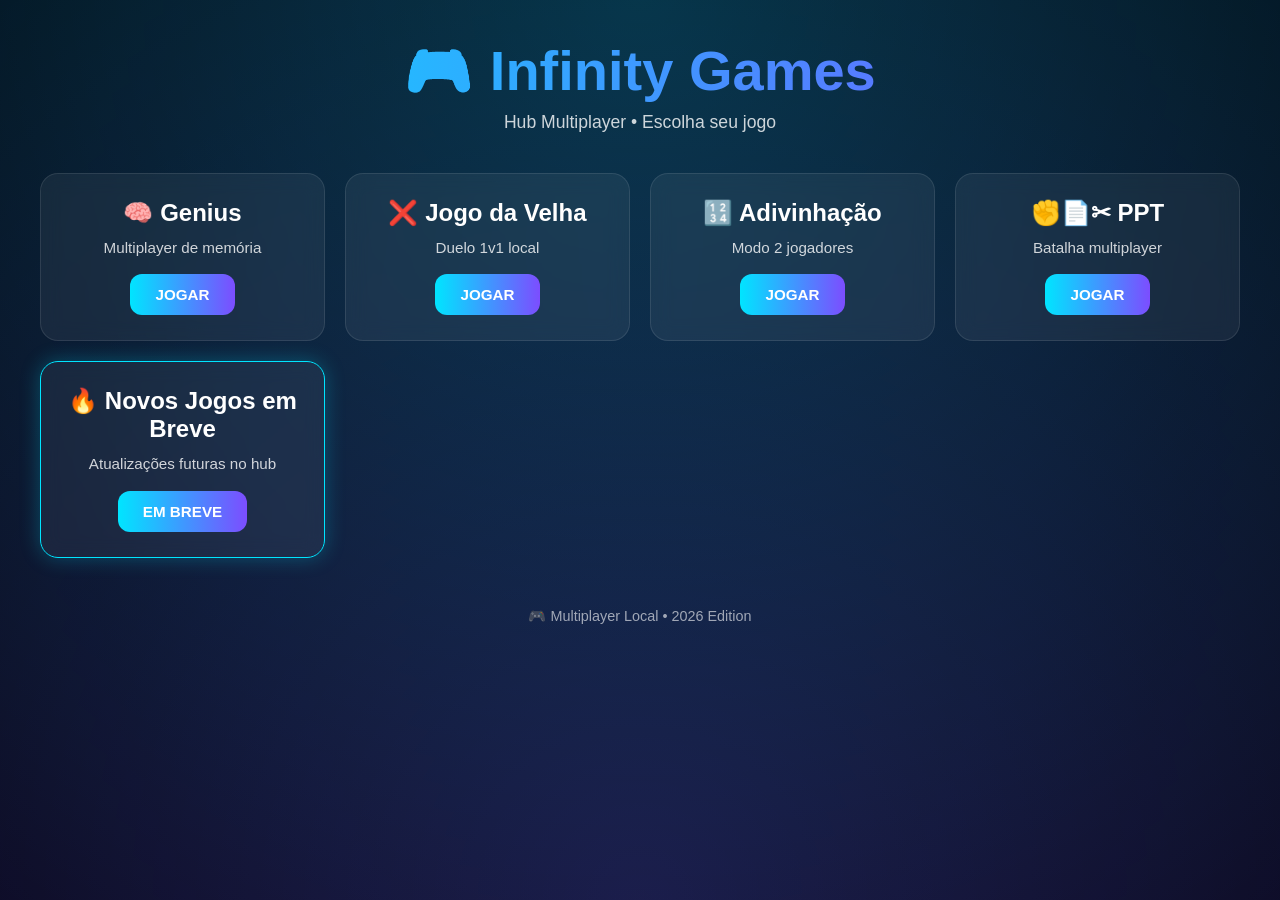
<file: index.html>
<!DOCTYPE html>
<html lang="pt-br">
<head>
<meta charset="UTF-8">
<meta name="viewport" content="width=device-width, initial-scale=1.0">

<title>Infinity Games Hub</title>

<link rel="stylesheet" href="style.css">
</head>

<body>

<div class="bg"></div>

<header>
<h1>🎮 Infinity Games</h1>
<p>Hub Multiplayer • Escolha seu jogo</p>
</header>

<main class="menu">

<div class="card">
<h2>🧠 Genius</h2>
<p>Multiplayer de memória</p>
<a href="/provadejogos/jogo das cores/index.html">JOGAR</a>
</div>

<div class="card">
<h2>❌ Jogo da Velha</h2>
<p>Duelo 1v1 local</p>
<a href="/provadejogos/jogo da velha/index.html">JOGAR</a>
</div>

<div class="card">
<h2>🔢 Adivinhação</h2>
<p>Modo 2 jogadores</p>
<a href="/provadejogos/adivinhaçao/index.html">JOGAR</a>
</div>

<div class="card">
<h2>✊📄✂ PPT</h2>
<p>Batalha multiplayer</p>
<a href="/provadejogos/papeltesoura/index.html">JOGAR</a>
</div>

<div class="card destaque">
<h2>🔥 Novos Jogos em Breve</h2>
<p>Atualizações futuras no hub</p>
<a href="#">EM BREVE</a>
</div>

</main>

<footer>
<p>🎮 Multiplayer Local • 2026 Edition</p>
</footer>

<script src="script.js"></script>

</body>
</html>
</file>
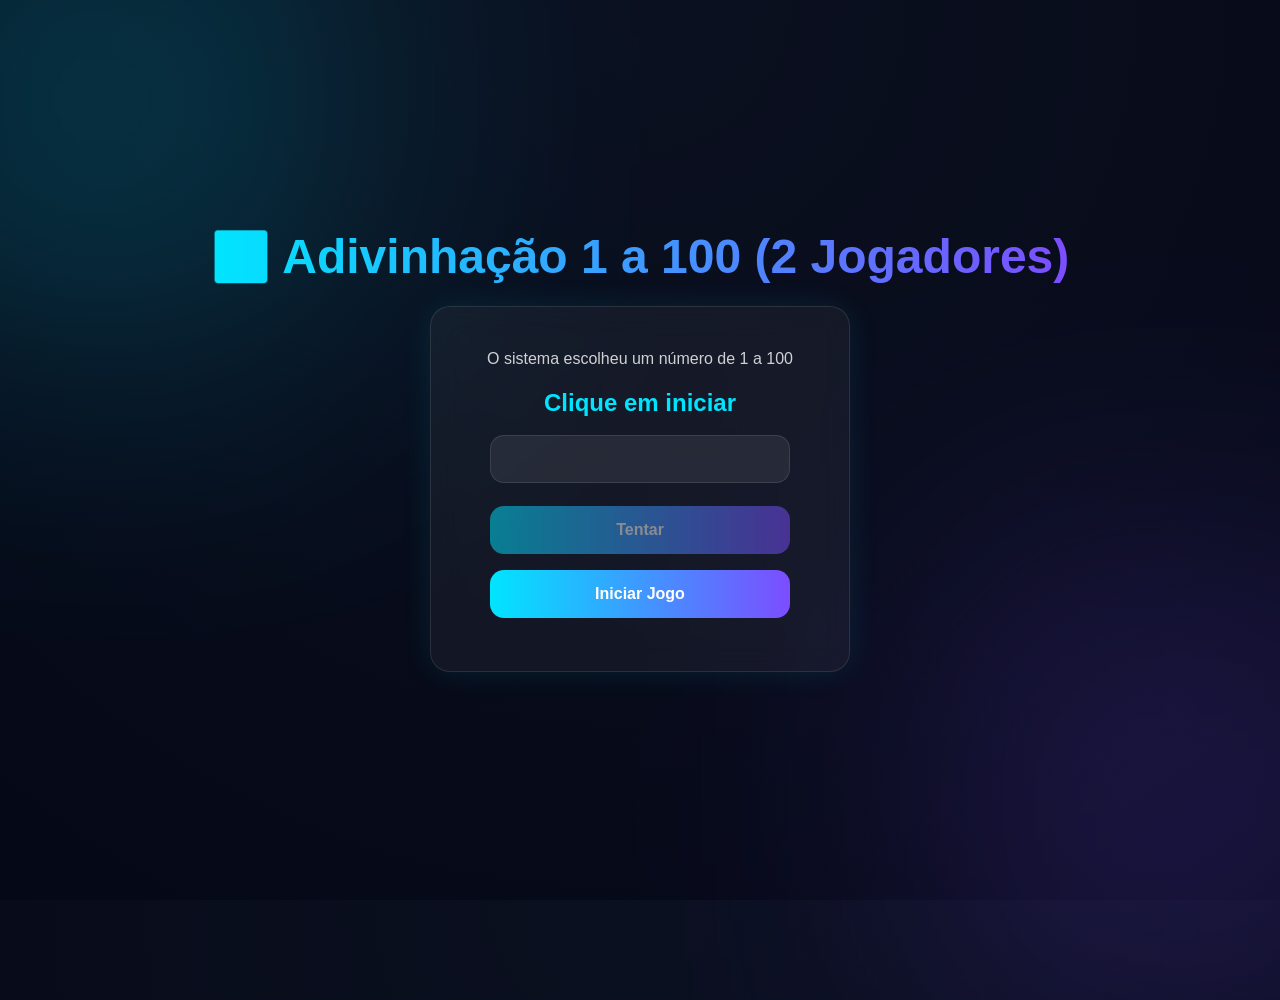
<file: adivinhaçao/index.html>
<!DOCTYPE html>
<html lang="pt-br">
<head>
<meta charset="UTF-8">
<title>Adivinhação 1 a 100</title>
<link rel="stylesheet" href="style.css">
</head>

<body>

<h1>🔢 Adivinhação 1 a 100 (2 Jogadores)</h1>

<div class="card">

<p>O sistema escolheu um número de 1 a 100</p>

<h2 id="turno">Clique em iniciar</h2>

<input id="chute" type="number" min="1" max="100" disabled>

<button onclick="tentar()" disabled id="btn">Tentar</button>

<button onclick="iniciar()">Iniciar Jogo</button>

<h2 id="msg"></h2>

</div>

<script src="script.js"></script>
</body>
</html>
</file>
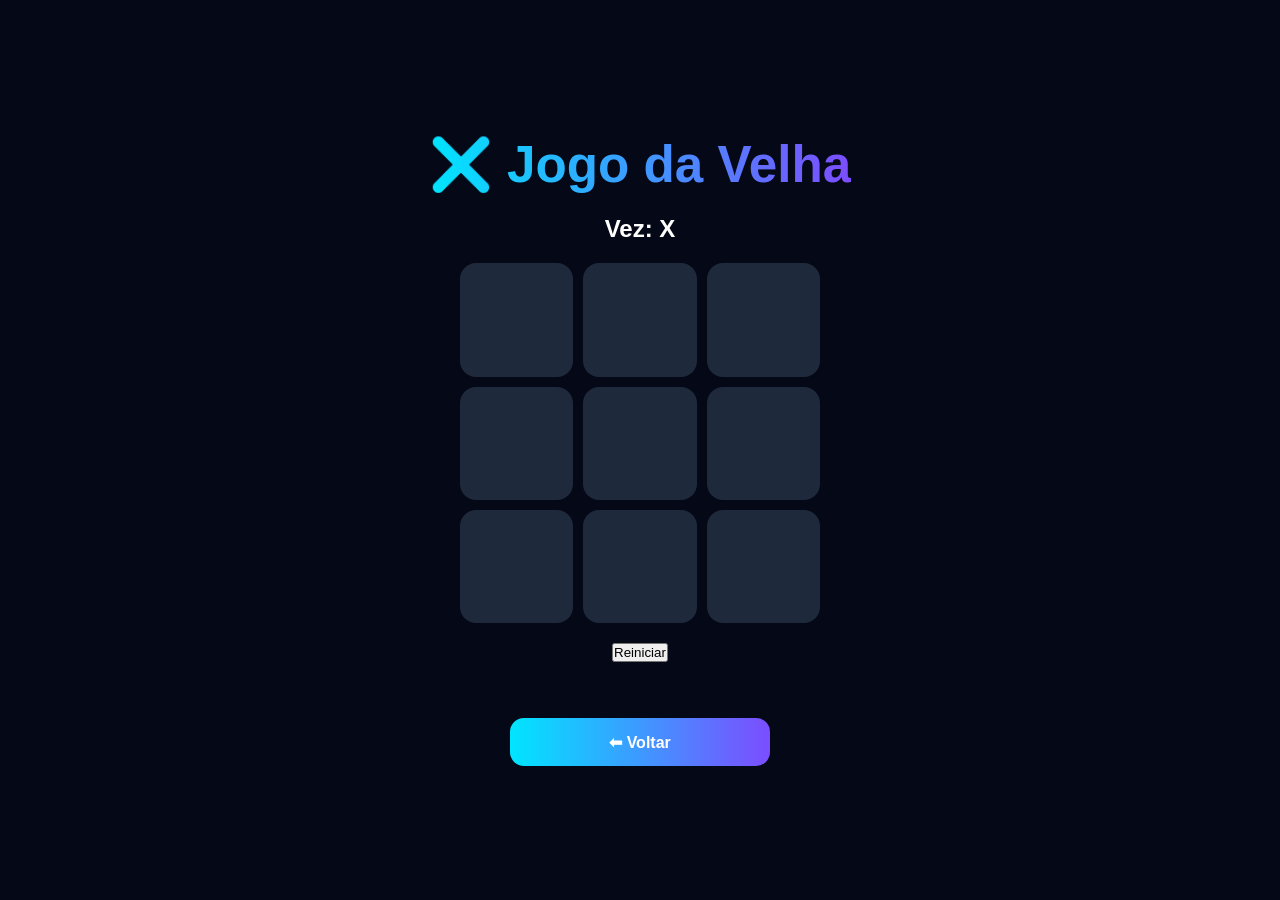
<file: jogo da velha/index.html>
<!DOCTYPE html>
<html lang="pt-br">
<head>
<meta charset="UTF-8">
<title>Jogo da Velha</title>
<link rel="stylesheet" href="style.css">
</head>

<body>

<h1>❌ Jogo da Velha</h1>

<h2 id="turno"></h2>

<div id="board"></div>

<button onclick="reset()">Reiniciar</button>

<br><br>
<a class="voltar" href="/provadejogos/index1.html">⬅ Voltar</a>

<script src="script.js"></script>
</body>
</html>
</file>
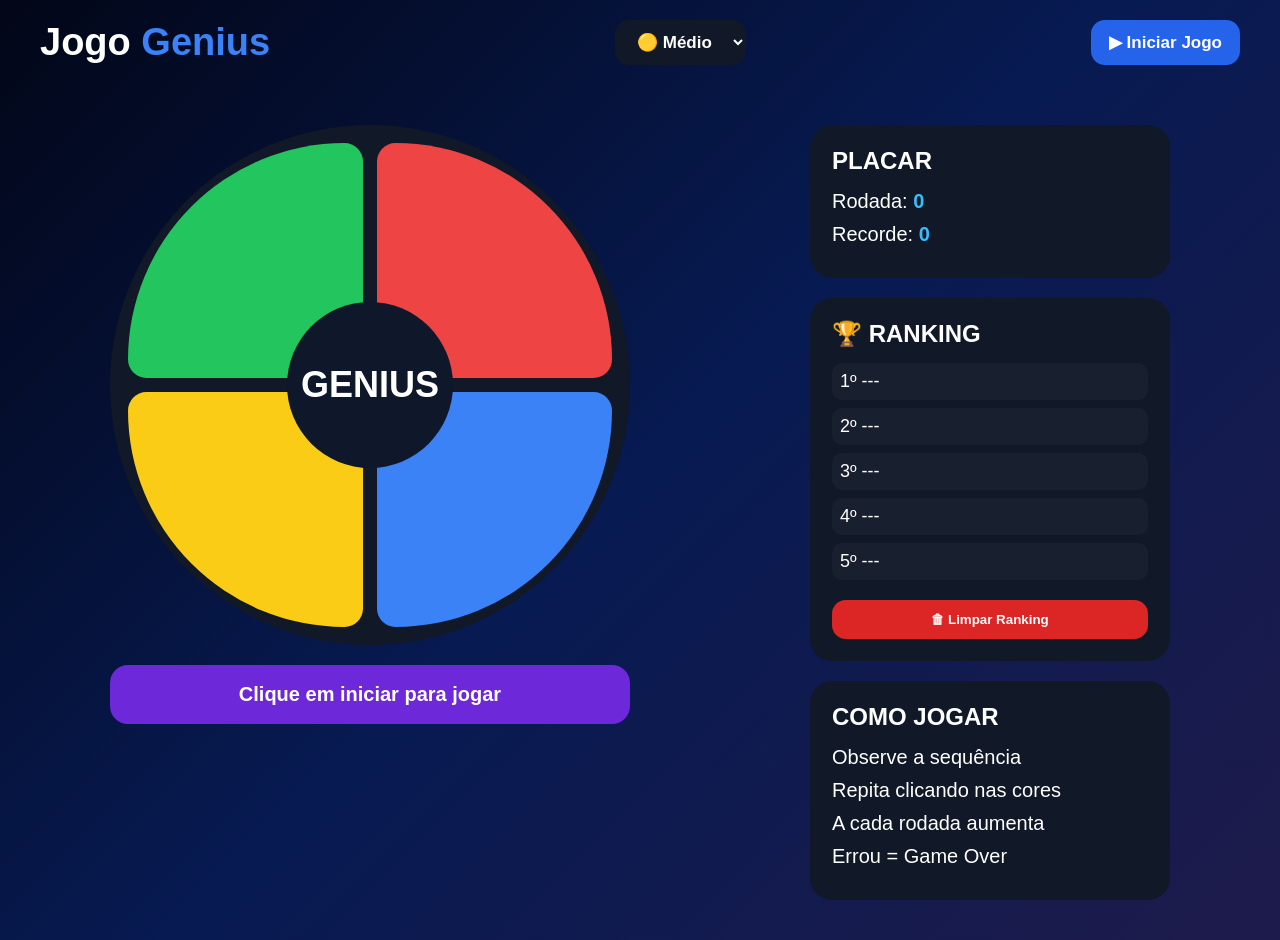
<file: jogo das cores/index.html>
<!DOCTYPE html>
<html lang="pt-br">
<head>
<meta charset="UTF-8">
<meta name="viewport" content="width=device-width, initial-scale=1.0">
<title>Jogo Genius</title>
<link rel="stylesheet" href="style.css">
</head>
<body>

<header class="topo">

<h1>Jogo <span>Genius</span></h1>

<select id="modo">
<option value="facil">🟢 Fácil</option>
<option value="medio" selected>🟡 Médio</option>
<option value="dificil">🔴 Difícil</option>
</select>

<button id="start">▶ Iniciar Jogo</button>

</header>

<main class="container">

<section class="left">

<div class="board">

<div class="btn green"></div>
<div class="btn red"></div>
<div class="btn yellow"></div>
<div class="btn blue"></div>

<div class="center">GENIUS</div>

</div>

<div class="info" id="msg">
Clique em iniciar para jogar
</div>

</section>

<section class="right">

<div class="card">
<h2>PLACAR</h2>
<p>Rodada: <span id="round">0</span></p>
<p>Recorde: <span id="best">0</span></p>
</div>

<div class="card">
<h2>🏆 RANKING</h2>

<div id="ranking">
<p>1º ---</p>
<p>2º ---</p>
<p>3º ---</p>
<p>4º ---</p>
<p>5º ---</p>
</div>

<button id="resetRank" class="btn-rank">
🗑 Limpar Ranking
</button>

</div>

<div class="card">
<h2>COMO JOGAR</h2>
<p>Observe a sequência</p>
<p>Repita clicando nas cores</p>
<p>A cada rodada aumenta</p>
<p>Errou = Game Over</p>
</div>

</section>

</main>

<script src="script.js"></script>
</body>
</html>
</file>
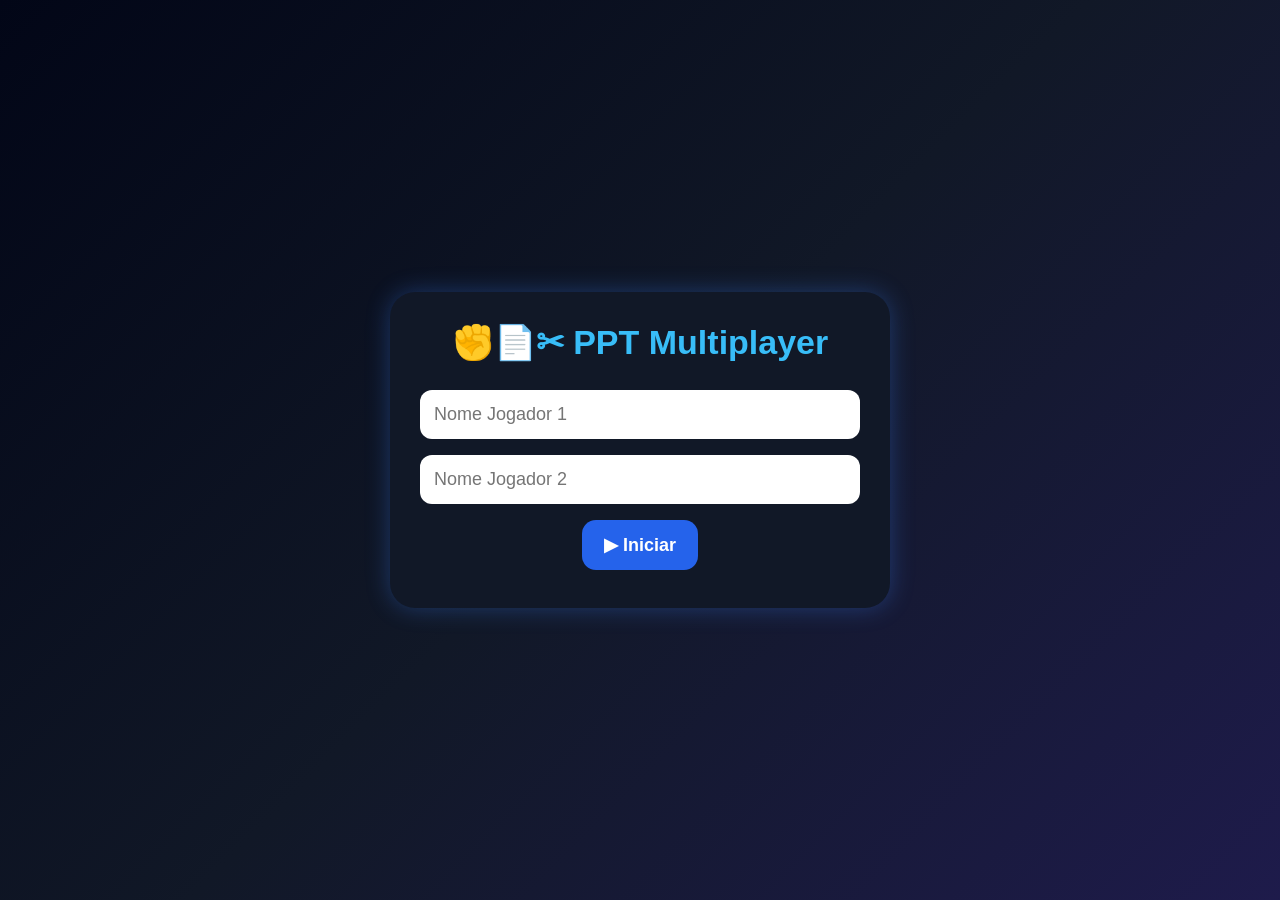
<file: papeltesoura/index.html>
<!DOCTYPE html>
<html lang="pt-br">
<head>
<meta charset="UTF-8">
<meta name="viewport" content="width=device-width, initial-scale=1.0">
<title>Pedra Papel Tesoura Multiplayer</title>
<link rel="stylesheet" href="style.css">
</head>
<body>

<div class="game">

<h1>✊📄✂ PPT Multiplayer</h1>

<div id="inicio">

<input type="text" id="j1" placeholder="Nome Jogador 1">
<input type="text" id="j2" placeholder="Nome Jogador 2">

<button onclick="iniciar()">▶ Iniciar</button>

</div>

<div id="jogo" class="hidden">

<h2 id="vez">Vez do Jogador</h2>

<div class="escolhas">
<button onclick="escolher('pedra')">✊ Pedra</button>
<button onclick="escolher('papel')">📄 Papel</button>
<button onclick="escolher('tesoura')">✂️ Tesoura</button>
</div>

<div id="msg"></div>

</div>

</div>

<script src="scrip.js"></script>
</body>
</html>
</file>
<file: style.css>
*{
    margin:0;
    padding:0;
    box-sizing:border-box;
    font-family:Poppins,sans-serif;
    -webkit-tap-highlight-color:transparent;
    }
    
    html,body{
    user-select:none;
    -webkit-user-select:none;
    -webkit-touch-callout:none;
    touch-action:manipulation;
    }
    
    body{
    background:#050816;
    color:white;
    min-height:100vh;
    padding:40px;
    overflow-x:hidden;
    }
    
    .bg{
    position:fixed;
    top:0;
    left:0;
    width:100%;
    height:100%;
    background:
    radial-gradient(circle at top,#00e5ff33,transparent),
    radial-gradient(circle at bottom,#7c4dff33,transparent);
    z-index:-1;
    }
    
    header{
    text-align:center;
    margin-bottom:40px;
    }
    
    header h1{
    font-size:3.5rem;
    background:linear-gradient(90deg,#00e5ff,#7c4dff);
    background-clip:text;
    -webkit-background-clip:text;
    -webkit-text-fill-color:transparent;
    }
    
    header p{
    margin-top:10px;
    opacity:.8;
    font-size:1.1rem;
    }
    
    .menu{
    display:grid;
    grid-template-columns:repeat(auto-fit,minmax(250px,1fr));
    gap:20px;
    }
    
    .card{
    background:rgba(255,255,255,0.06);
    backdrop-filter:blur(10px);
    border:1px solid rgba(255,255,255,0.1);
    padding:25px;
    border-radius:18px;
    text-align:center;
    transition:0.3s;
    }
    
    .card:hover{
    transform:translateY(-10px);
    box-shadow:0 0 25px #00e5ff55;
    }
    
    .card h2{
    margin-bottom:10px;
    }
    
    .card p{
    opacity:.8;
    }
    
    .card a{
    display:inline-block;
    margin-top:15px;
    padding:12px 25px;
    border-radius:12px;
    background:linear-gradient(90deg,#00e5ff,#7c4dff);
    color:white;
    text-decoration:none;
    font-weight:bold;
    transition:.3s;
    }
    
    .card a:hover{
    transform:scale(1.05);
    }
    
    .destaque{
    border:1px solid #00e5ff;
    box-shadow:0 0 20px #00e5ff44;
    }
    
    footer{
    text-align:center;
    margin-top:50px;
    opacity:0.6;
    }
    
    @media(max-width:700px){
    
    body{
    padding:20px;
    }
    
    header h1{
    font-size:2.3rem;
    }
    
    .menu{
    grid-template-columns:1fr;
    }
    
    }*{
        margin:0;
        padding:0;
        box-sizing:border-box;
        font-family:Poppins,sans-serif;
        -webkit-tap-highlight-color:transparent;
    }
    
    html,body{
        width:100%;
        overflow-x:hidden;
        user-select:none;
        -webkit-user-select:none;
        -webkit-touch-callout:none;
        touch-action:manipulation;
    }
    
    body{
        background:#050816;
        color:white;
        min-height:100vh;
        padding:40px;
        overflow-x:hidden;
    }
    
    .bg{
        position:fixed;
        inset:0;
        width:100%;
        height:100%;
        background:
        radial-gradient(circle at top,#00e5ff33,transparent),
        radial-gradient(circle at bottom,#7c4dff33,transparent);
        z-index:-1;
    }
    
    header{
        text-align:center;
        margin-bottom:40px;
    }
    
    header h1{
        font-size:clamp(2rem,6vw,3.5rem);
        line-height:1.1;
        background:linear-gradient(90deg,#00e5ff,#7c4dff);
        background-clip:text;
        -webkit-background-clip:text;
        -webkit-text-fill-color:transparent;
        word-break:break-word;
    }
    
    header p{
        margin-top:10px;
        opacity:.8;
        font-size:clamp(.95rem,2.5vw,1.1rem);
        padding:0 10px;
    }
    
    .menu{
        display:grid;
        grid-template-columns:repeat(auto-fit,minmax(250px,1fr));
        gap:20px;
        width:100%;
    }
    
    .card{
        width:100%;
        background:rgba(255,255,255,0.06);
        backdrop-filter:blur(10px);
        border:1px solid rgba(255,255,255,0.1);
        padding:25px;
        border-radius:18px;
        text-align:center;
        transition:.3s;
    }
    
    .card:hover{
        transform:translateY(-10px);
        box-shadow:0 0 25px #00e5ff55;
    }
    
    .card h2{
        margin-bottom:10px;
        font-size:clamp(1.2rem,3vw,1.5rem);
    }
    
    .card p{
        opacity:.8;
        line-height:1.5;
        font-size:.95rem;
    }
    
    .card a{
        display:inline-block;
        margin-top:15px;
        padding:12px 25px;
        border-radius:12px;
        background:linear-gradient(90deg,#00e5ff,#7c4dff);
        color:white;
        text-decoration:none;
        font-weight:bold;
        transition:.3s;
        font-size:.95rem;
    }
    
    .card a:hover{
        transform:scale(1.05);
    }
    
    .destaque{
        border:1px solid #00e5ff;
        box-shadow:0 0 20px #00e5ff44;
    }
    
    footer{
        text-align:center;
        margin-top:50px;
        opacity:0.6;
        font-size:.9rem;
    }
    
    /* TABLETS */
    @media(max-width:900px){
    
        body{
            padding:25px;
        }
    
        .menu{
            grid-template-columns:repeat(auto-fit,minmax(220px,1fr));
        }
    
    }
    
    /* CELULARES */
    @media(max-width:700px){
    
        body{
            padding:18px;
        }
    
        header{
            margin-bottom:30px;
        }
    
        .menu{
            grid-template-columns:1fr;
            gap:16px;
        }
    
        .card{
            padding:20px;
            border-radius:16px;
        }
    
        .card a{
            width:100%;
            padding:14px;
        }
    
    }
    
    /* CELULARES PEQUENOS */
    @media(max-width:400px){
    
        body{
            padding:14px;
        }
    
        header h1{
            font-size:1.8rem;
        }
    
        header p{
            font-size:.9rem;
        }
    
        .card{
            padding:18px;
        }
    
        .card h2{
            font-size:1.1rem;
        }
    
        .card p{
            font-size:.88rem;
        }
    
    }
</file>
<file: adivinhaçao/style.css>
/* =========================
   RESET
========================= */
*{
    margin:0;
    padding:0;
    box-sizing:border-box;
    font-family:'Poppins',sans-serif;
    -webkit-tap-highlight-color:transparent;
}

/* =========================
   BODY
========================= */
body{
    min-height:100vh;

    display:flex;
    flex-direction:column;
    align-items:center;
    justify-content:center;

    background:radial-gradient(circle at top,#0b1020,#050816);

    color:white;

    padding:clamp(12px,3vw,30px);

    overflow-x:hidden;

    position:relative;
}

/* =========================
   LUZES FUNDO
========================= */
body::before{
    content:"";

    position:absolute;

    width:400px;
    height:400px;

    background:#00e5ff;

    filter:blur(150px);

    top:-100px;
    left:-100px;

    opacity:0.3;

    z-index:0;
}

body::after{
    content:"";

    position:absolute;

    width:400px;
    height:400px;

    background:#7c4dff;

    filter:blur(150px);

    bottom:-100px;
    right:-100px;

    opacity:0.3;

    z-index:0;
}

/* =========================
   TÍTULO
========================= */
h1{
    font-size:clamp(1.7rem,6vw,3rem);

    margin-bottom:20px;

    background:linear-gradient(90deg,#00e5ff,#7c4dff);

    background-clip:text;
    -webkit-background-clip:text;
    -webkit-text-fill-color:transparent;

    text-align:center;

    line-height:1.2;

    z-index:1;

    word-break:break-word;
}

/* =========================
   CARD
========================= */
.card{
    width:100%;
    max-width:420px;

    background:rgba(255,255,255,0.05);

    padding:clamp(18px,4vw,30px);

    border-radius:20px;

    backdrop-filter:blur(15px);

    border:1px solid rgba(255,255,255,0.1);

    box-shadow:0 0 30px rgba(0,229,255,0.1);

    text-align:center;

    z-index:1;
}

/* =========================
   TEXTOS
========================= */
p{
    margin:10px 0;

    opacity:0.8;

    font-size:clamp(.85rem,2.5vw,1rem);

    line-height:1.5;
}

/* =========================
   MENSAGENS
========================= */
h2{
    margin-top:15px;

    font-size:clamp(1rem,4vw,1.5rem);

    color:#00e5ff;

    text-align:center;

    line-height:1.4;
}

/* =========================
   INPUT
========================= */
input{
    width:min(90vw,300px);

    padding:14px;

    margin:15px 0;

    border:none;

    border-radius:14px;

    background:rgba(255,255,255,0.08);

    color:white;

    outline:none;

    border:1px solid rgba(255,255,255,0.1);

    transition:.3s;

    font-size:clamp(.9rem,2.5vw,1rem);

    text-align:center;
}

input:focus{
    border:1px solid #00e5ff;
    box-shadow:0 0 10px #00e5ff;
}

/* REMOVE SETAS */
input::-webkit-outer-spin-button,
input::-webkit-inner-spin-button{
    -webkit-appearance:none;
    margin:0;
}

/* =========================
   BOTÕES
========================= */
button{
    width:min(90vw,300px);

    min-height:48px;

    padding:12px 22px;

    margin:8px 0;

    border:none;

    border-radius:14px;

    background:linear-gradient(90deg,#00e5ff,#7c4dff);

    color:white;

    font-size:clamp(.85rem,2.8vw,1rem);

    font-weight:bold;

    cursor:pointer;

    transition:.3s;
}

button:hover{
    transform:scale(1.04);
    box-shadow:0 0 15px #00e5ff;
}

button:active{
    transform:scale(.96);
}

button:disabled{
    opacity:.5;
    cursor:not-allowed;
}

/* =========================
   TABLETS
========================= */
@media(max-width:768px){

    body{
        justify-content:flex-start;
        padding-top:40px;
    }

    .card{
        border-radius:18px;
    }

}

/* =========================
   CELULARES
========================= */
@media(max-width:500px){

    body{
        padding:15px;
    }

    h1{
        font-size:2rem;
    }

    .card{
        border-radius:16px;
    }

}

/* =========================
   CELULARES PEQUENOS
========================= */
@media(max-width:350px){

    body{
        padding:12px;
    }

    h1{
        font-size:1.5rem;
    }

    p{
        font-size:.82rem;
    }

    h2{
        font-size:1rem;
    }

    button,
    input{
        font-size:.82rem;
        padding:10px 14px;
    }

}

/* =========================
   TELAS GRANDES / TV
========================= */
@media(min-width:1400px){

    .card{
        max-width:500px;
    }

}

@media(min-width:1920px){

    body{
        zoom:1.1;
    }

}
</file>
<file: jogo da velha/style.css>
/* =========================
   RESET
========================= */
*{
    margin:0;
    padding:0;
    box-sizing:border-box;
    font-family:Poppins,sans-serif;
    -webkit-tap-highlight-color:transparent;
}

/* =========================
   BODY
========================= */
body{
    background:#050816;
    color:white;
    text-align:center;

    min-height:100vh;

    display:flex;
    flex-direction:column;
    align-items:center;
    justify-content:center;

    padding:clamp(12px,3vw,30px);

    overflow-x:hidden;
}

/* =========================
   TÍTULO
========================= */
h1{
    font-size:clamp(1.6rem,6vw,3.2rem);

    margin-bottom:20px;

    line-height:1.2;

    background:linear-gradient(90deg,#00e5ff,#7c4dff);

    background-clip:text;
    -webkit-background-clip:text;
    -webkit-text-fill-color:transparent;

    word-break:break-word;
}

/* =========================
   TEXTO
========================= */
p{
    font-size:clamp(.85rem,2.5vw,1rem);

    opacity:.8;

    margin-top:10px;

    line-height:1.5;
}

/* =========================
   TABULEIRO
========================= */
#board{
    display:grid;

    grid-template-columns:repeat(3,minmax(70px,1fr));

    gap:clamp(4px,1.5vw,10px);

    justify-content:center;

    margin:20px auto;

    width:min(95vw,360px);
}

/* =========================
   CÉLULAS
========================= */
.cell{
    width:100%;

    aspect-ratio:1/1;

    background:#1e293b;

    display:flex;
    align-items:center;
    justify-content:center;

    font-size:clamp(1.8rem,8vw,3rem);

    cursor:pointer;

    transition:.25s;

    border-radius:clamp(8px,2vw,16px);

    user-select:none;
}

.cell:hover{
    background:#334155;
    transform:scale(1.03);
    box-shadow:0 0 15px #00e5ff55;
}

.cell:active{
    transform:scale(.96);
}

/* =========================
   BOTÃO VOLTAR
========================= */
.voltar{
    display:inline-flex;

    align-items:center;
    justify-content:center;

    margin-top:20px;

    min-height:48px;

    padding:12px 22px;

    width:min(90vw,260px);

    color:white;

    text-decoration:none;

    border-radius:14px;

    background:linear-gradient(90deg,#00e5ff,#7c4dff);

    transition:.3s;

    font-size:clamp(.85rem,2.8vw,1rem);

    font-weight:bold;
}

.voltar:hover{
    transform:scale(1.04);
    box-shadow:0 0 15px #00e5ff;
}

/* =========================
   TABLETS
========================= */
@media(max-width:768px){

    body{
        justify-content:flex-start;
        padding-top:40px;
    }

}

/* =========================
   CELULARES
========================= */
@media(max-width:500px){

    #board{
        width:min(95vw,300px);
    }

    .cell{
        border-radius:10px;
    }

}

/* =========================
   CELULARES PEQUENOS
========================= */
@media(max-width:350px){

    h1{
        font-size:1.5rem;
    }

    #board{
        width:95vw;
        gap:4px;
    }

    .cell{
        font-size:1.6rem;
    }

    .voltar{
        font-size:.82rem;
        padding:10px 16px;
    }

}

/* =========================
   TELAS GRANDES / TV
========================= */
@media(min-width:1400px){

    #board{
        width:400px;
    }

    .cell{
        font-size:3.5rem;
    }

}

@media(min-width:1920px){

    body{
        zoom:1.1;
    }

}
</file>
<file: jogo das cores/style.css>
*{
    margin:0;
    padding:0;
    box-sizing:border-box;
    -webkit-tap-highlight-color:transparent;
    }
    
    html,body{
    user-select:none;
    -webkit-user-select:none;
    -webkit-touch-callout:none;
    touch-action:manipulation;
    }
    
    body{
    font-family:Arial, Helvetica, sans-serif;
    background:linear-gradient(135deg,#020617,#071a52,#1e1b4b);
    color:white;
    min-height:100vh;
    overflow-x:hidden;
    }
    
    .topo{
    display:flex;
    justify-content:space-between;
    align-items:center;
    padding:20px 40px;
    gap:15px;
    flex-wrap:wrap;
    }
    
    .topo h1{
    font-size:38px;
    font-weight:bold;
    }
    
    .topo h1 span{
    color:#3b82f6;
    }
    
    .topo button,
    #modo{
    padding:12px 18px;
    border:none;
    border-radius:14px;
    font-size:17px;
    font-weight:bold;
    outline:none;
    }
    
    .topo button{
    background:#2563eb;
    color:white;
    cursor:pointer;
    }
    
    #modo{
    background:#111827;
    color:white;
    cursor:pointer;
    }
    
    #modo:disabled{
    opacity:.6;
    cursor:not-allowed;
    }
    
    .container{
    display:flex;
    justify-content:space-around;
    align-items:flex-start;
    padding:40px;
    gap:40px;
    flex-wrap:wrap;
    }
    
    .board{
    width:520px;
    height:520px;
    background:#111827;
    border-radius:50%;
    padding:18px;
    display:grid;
    grid-template-columns:1fr 1fr;
    gap:14px;
    position:relative;
    }
    
    .btn{
    cursor:pointer;
    transition:.2s;
    }
    
    .btn:active{
    transform:scale(.96);
    }
    
    .btn.active{
    filter:brightness(1.7);
    box-shadow:0 0 25px white;
    }
    
    .green{background:#22c55e;border-radius:100% 20px 20px 20px;}
    .red{background:#ef4444;border-radius:20px 100% 20px 20px;}
    .yellow{background:#facc15;border-radius:20px 20px 20px 100%;}
    .blue{background:#3b82f6;border-radius:20px 20px 100% 20px;}
    
    .center{
    position:absolute;
    inset:34%;
    border-radius:50%;
    background:#0f172a;
    display:flex;
    justify-content:center;
    align-items:center;
    font-size:36px;
    font-weight:bold;
    }
    
    .right{
    width:360px;
    display:flex;
    flex-direction:column;
    gap:20px;
    }
    
    .card{
    background:#111827;
    padding:22px;
    border-radius:22px;
    }
    
    .card h2{
    margin-bottom:15px;
    }
    
    .card p{
    margin:10px 0;
    font-size:20px;
    }
    
    .card span{
    color:#38bdf8;
    font-weight:bold;
    }
    
    #ranking p{
    padding:8px;
    border-radius:10px;
    background:rgba(255,255,255,.03);
    margin:8px 0;
    font-size:18px;
    }
    
    .btn-rank{
    width:100%;
    margin-top:12px;
    padding:12px;
    border:none;
    border-radius:14px;
    background:#dc2626;
    color:white;
    font-weight:bold;
    cursor:pointer;
    }
    
    .info{
    margin-top:20px;
    padding:18px;
    border-radius:18px;
    background:#6d28d9;
    text-align:center;
    font-size:20px;
    font-weight:bold;
    }
    
    @media(max-width:700px){
    
    .topo{
    justify-content:center;
    text-align:center;
    }
    
    .board{
    width:320px;
    height:320px;
    }
    
    .center{
    font-size:22px;
    }
    
    .container{
    padding:20px;
    }
    
    }
</file>
<file: papeltesoura/style.css>
*{
    margin:0;
    padding:0;
    box-sizing:border-box;
    font-family:Arial,Helvetica,sans-serif;
    -webkit-tap-highlight-color:transparent;
    }
    
    body{
    background:linear-gradient(135deg,#020617,#111827,#1e1b4b);
    color:white;
    min-height:100vh;
    display:flex;
    justify-content:center;
    align-items:center;
    padding:20px;
    }
    
    .game{
    width:100%;
    max-width:500px;
    background:#111827;
    padding:30px;
    border-radius:25px;
    text-align:center;
    box-shadow:0 0 25px #3b82f655;
    }
    
    h1{
    margin-bottom:20px;
    font-size:34px;
    color:#38bdf8;
    }
    
    h2{
    margin-bottom:20px;
    }
    
    input{
    width:100%;
    padding:14px;
    margin:8px 0;
    border:none;
    border-radius:12px;
    font-size:18px;
    }
    
    button{
    border:none;
    padding:14px 22px;
    border-radius:14px;
    font-size:18px;
    font-weight:bold;
    cursor:pointer;
    margin:8px;
    background:#2563eb;
    color:white;
    transition:.3s;
    }
    
    button:hover{
    transform:scale(1.05);
    }
    
    .escolhas button{
    width:120px;
    font-size:20px;
    }
    
    #msg{
    margin-top:20px;
    font-size:22px;
    font-weight:bold;
    color:#22c55e;
    white-space:pre-line;
    }
    
    .hidden{
    display:none;
    }
    
    @media(max-width:600px){
    
    h1{
    font-size:28px;
    }
    
    .escolhas button{
    width:100%;
    }
    
    }
</file>
